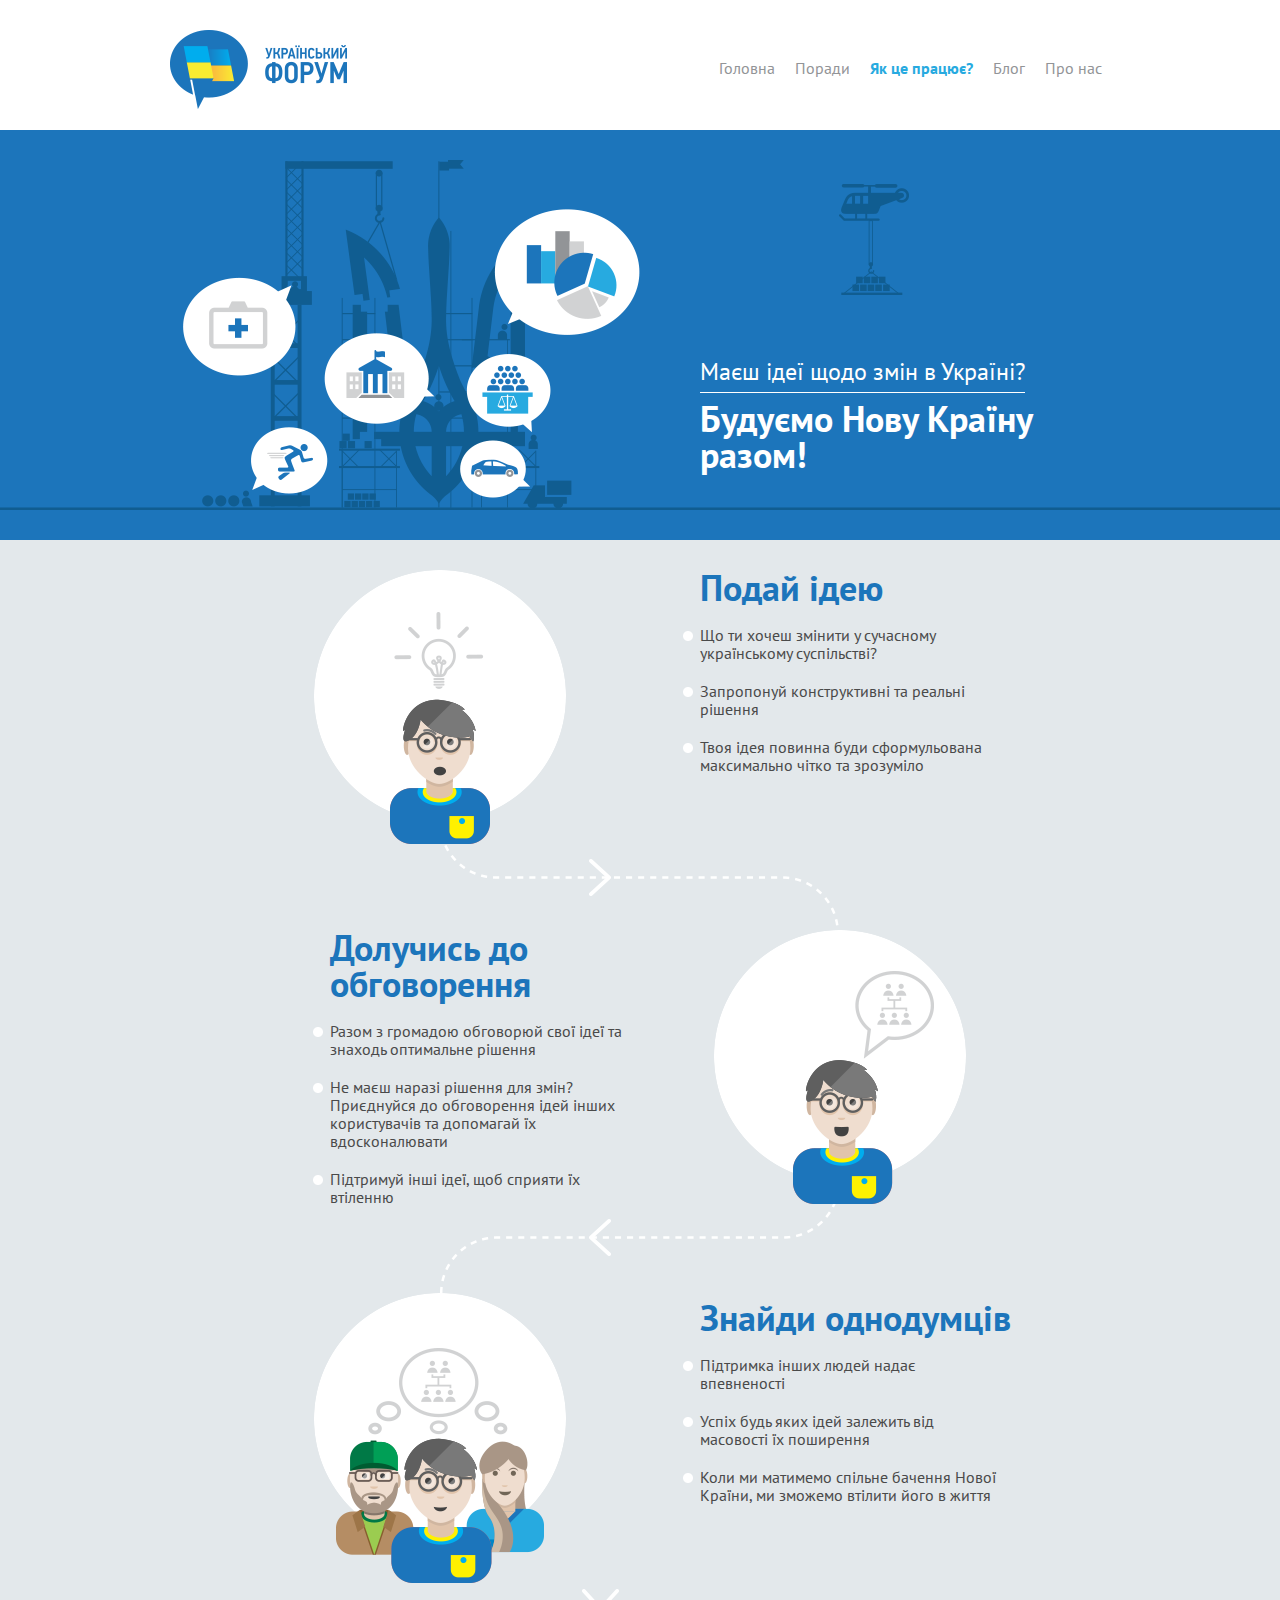
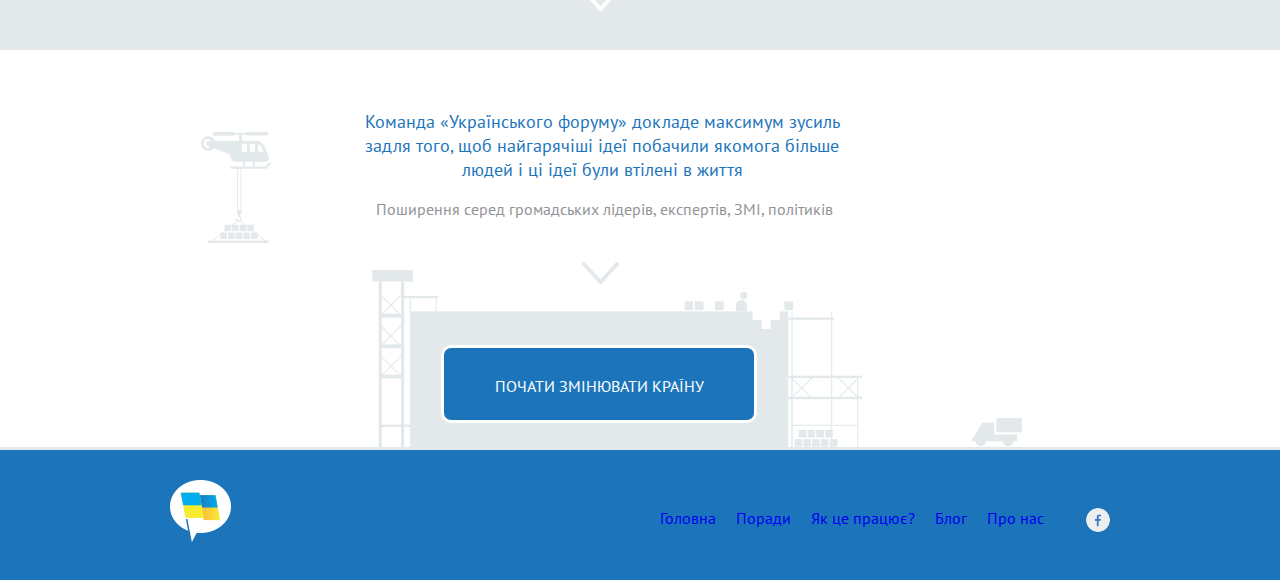
<file: landing/index.html>
<!DOCTYPE html>
<html>
<head>
	<title></title>
	<meta charset="utf-8">
	<link rel="stylesheet" type="text/css" href="css/reset.css">
	<link rel="stylesheet" type="text/css" href="css/main.css">
	<link rel="icon" type="image/png" href="img/logo_32.png" />
    <script type="text/javascript">
        function navigateForum() {
            window.location.href = "http://forum." + window.location.host;
        }
    </script>
</head>
<body>
	<header class="main-header">
		<a href="http://buildukraine.com/"><img class="logo" src="img/logo.png"></a>
		<div id="main-menu-wrapper">
			<ul id="main-menu">
                <a href="http://forum.buildukraine.com/"><li>Головна</li></a>
				<a href="http://buildukraine.com/advice"><li>Поради</li></a>
				<a href="http://buildukraine.com/"><li id="active-link" >Як це працює?</li></a>
				<a href="http://blog.buildukraine.com/"><li>Блог</li></a>
				<a href="http://buildukraine.com/about"><li>Про нас</li></a>
			</ul>
			<!-- <ul id="main-menu-social">
				<a href='https://www.facebook.com/buildukraine'><li id="facebook-page"></li></a>
				<a href=''><li id="vkontakte-page"></li></a>
				<a href=''><li id="twitter-page"></li></a>
				<a href=''><li id="odnoklassniki-page"></li></a>
			</ul> -->
		</div>
	</header>
	<div id="banner-wrapper">
		<div id="banner">
			<!-- <div id="element-animation"></div> -->
			<h2>Маєш ідеї щодо змін в Україні?</h2>
			<h1>Будуємо Нову Країну<br>разом!</h1>
		</div>
	</div>
	<div id="story-wrapper">
		<div id="story">
			<ul id="story-1">
				<h3>Подай ідею</h3>
				<li>Що ти хочеш змінити у сучасному українському суспільстві?</li>
				<li>Запропонуй конструктивні та реальні рішення</li>
				<li>Твоя ідея повинна буди сформульована максимально чітко та зрозуміло</li>
			</ul>
			<ul id="story-2">
				<h3>Долучись до<br>обговорення</h3>
				<li>Разом з громадою обговорюй свої ідеї та  знаходь оптимальне рішення</li>
				<li>Не маєш наразі рішення для змін? Приєднуйся до обговорення ідей інших користувачів та допомагай їх вдосконалювати</li>
				<li>Підтримуй інші ідеї, щоб сприяти їх втіленню</li>
			</ul>
			<ul id="story-3">
				<h3>Знайди однодумців</h3>
				<li>Підтримка інших людей надає впевненості</li>
				<li>Успіх будь яких ідей залежить від масовості їх поширення</li>
				<li>Коли ми матимемо спільне бачення Нової Країни, ми зможемо втілити його в життя</li>
			</ul>
		</div>
	</div>
	<div id="start-wrapper">
		<div id="start">
			<span id="message-1">Команда «Українського форуму» докладе максимум зусиль<br>задля того, щоб найгарячіші ідеї побачили якомога більше<br>людей і ці ідеї були втілені в життя</span>
			<span id="message-2">Поширення серед громадських лідерів, експертів, ЗМІ, політиків</span>
			<span id="message-3"><a onclick="navigateForum()" style="cursor:pointer">Почати змінювати країну</a></span>
		</div>
	</div>
	<div id="footer-wrapper">
		<footer id="footer-start">
			<a href="http://buildukraine.com/"><img class="logo" src="img/footer-logo.png"></a>
			<div id="main-menu-wrapper">
				<ul id="main-menu">
					<li><a href="http://forum.buildukraine.com/">Головна</a></li>
					<li><a href="http://buildukraine.com/advice">Поради</a></li>
					<li><a href="http://buildukraine.com/">Як це працює?</a></li>
					<li><a href="http://blog.buildukraine.com/">Блог</a></li>
					<li><a href="http://buildukraine.com/about">Про нас</a></li>
				</ul>
				<ul id="main-menu-social">
					<a href='https://www.facebook.com/buildukraine'><li id="facebook-page"></li></a>
					<!-- <li id="vkontakte-page"></li>
					<li id="twitter-page"></li>
					<li id="odnoklassniki-page"></li> -->
				</ul>
			</div>
		</footer>
	</div>
</body>
</html>
</file>
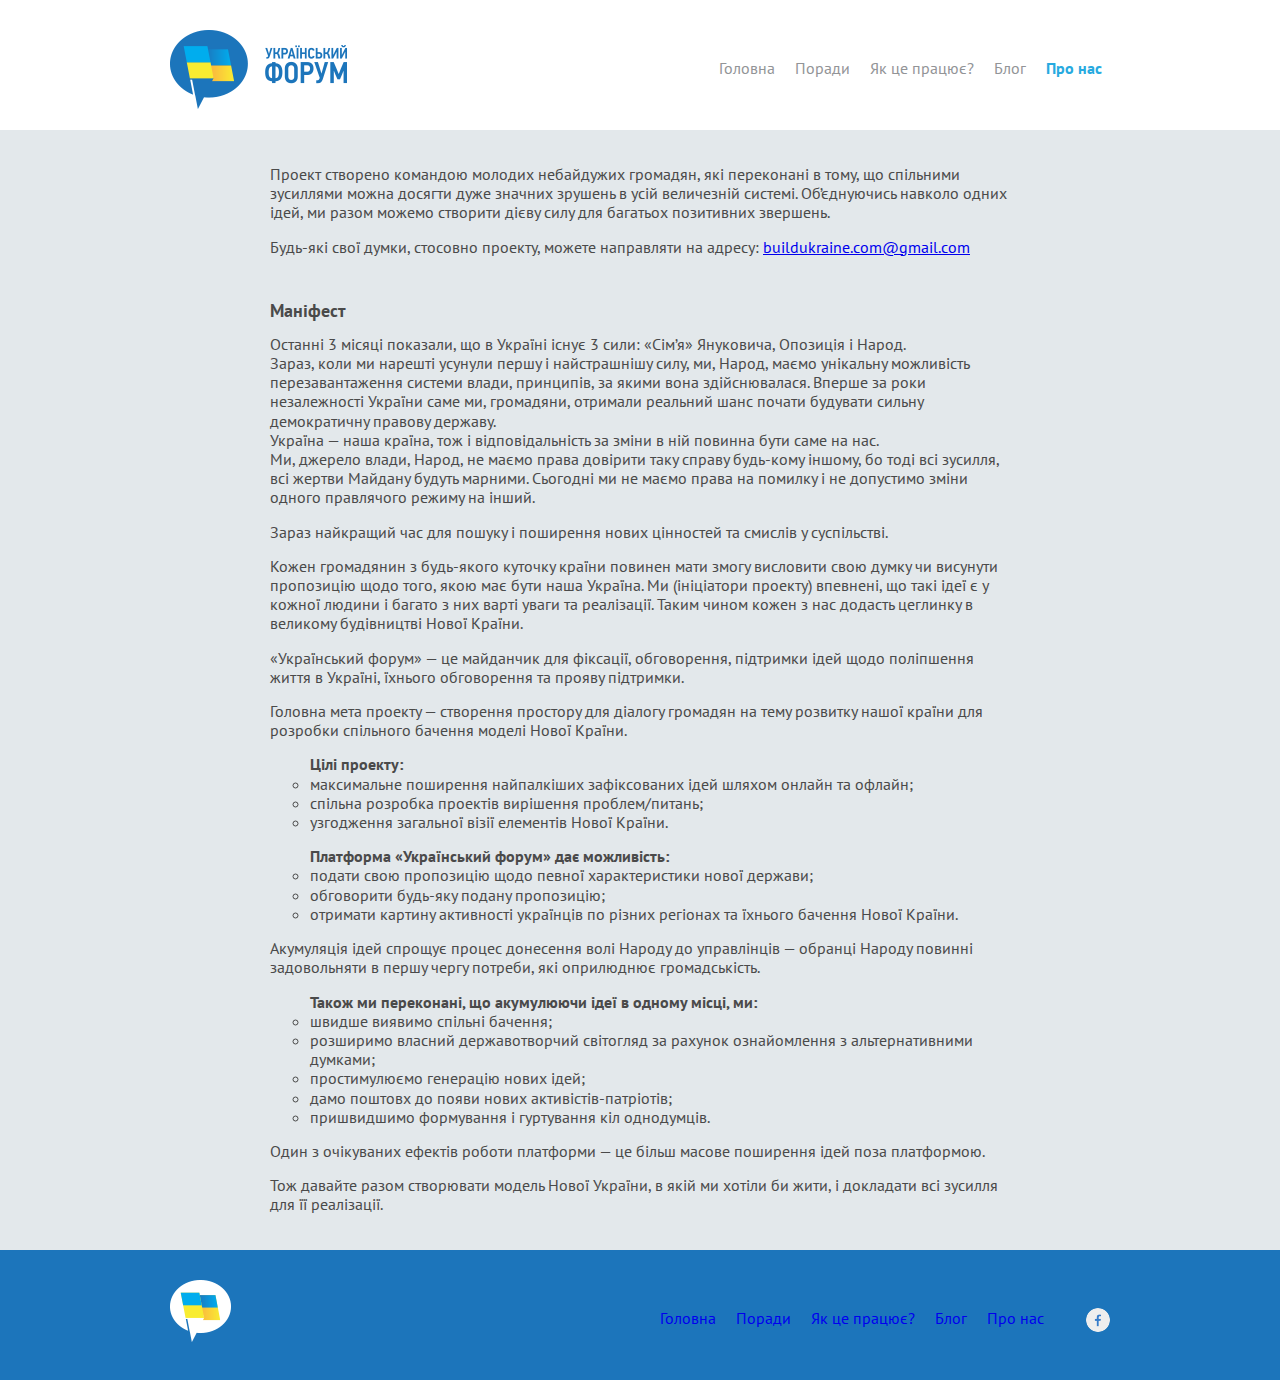
<file: landing/about_us.html>
<!DOCTYPE html>
<html>
<head>
	<title></title>
	<meta charset="utf-8">
	<link rel="stylesheet" type="text/css" href="css/reset.css">
	<link rel="stylesheet" type="text/css" href="css/main.css">
	<link rel="icon" type="image/png" href="img/logo_32.png" />
    <script type="text/javascript">
        function navigateForum() {
            window.location.href = "http://forum." + window.location.host;
        }
    </script>
</head>
<body>
	<header class="main-header">
		<a href="http://buildukraine.com/"><img class="logo" src="img/logo.png"></a>
		<div id="main-menu-wrapper">
			<ul id="main-menu">
                <a href="http://forum.buildukraine.com/"><li>Головна</li></a>
				<a href="http://buildukraine.com/advice"><li>Поради</li></a>
				<a href="http://buildukraine.com/"><li>Як це працює?</li></a>
				<a href="http://blog.buildukraine.com/"><li>Блог</li></a>
				<a href="http://buildukraine.com/about"><li id="active-link">Про нас</li></a>
			</ul>
			<!-- <ul id="main-menu-social">
				<a href='https://www.facebook.com/buildukraine'><li id="facebook-page"></li></a>
				<a href=''><li id="vkontakte-page"></li></a>
				<a href=''><li id="twitter-page"></li></a>
				<a href=''><li id="odnoklassniki-page"></li></a>
			</ul> -->
		</div>
	</header>
	<div id="story-wrapper">
		<div id="about-us-story">
			<p>Проект створено командою молодих небайдужих громадян, які переконані в тому, що спільними зусиллями можна досягти дуже значних зрушень в усій величезній системі. Об’єднуючись навколо одних ідей, ми разом можемо створити дієву силу для багатьох позитивних звершень.</p>
			<p>Будь-які свої думки, стосовно проекту, можете направляти на адресу: <a href="mailto:buildukraine.com@gmail.com">buildukraine.com@gmail.com</a></p>
			<h2>Маніфест</h2>
			<p>Останні 3 місяці показали, що в Україні існує 3 сили: «Сім’я» Януковича, Опозиція і Народ.<br>
			Зараз, коли ми нарешті усунули першу і найстрашнішу силу, ми, Народ, маємо унікальну можливість перезавантаження системи влади, принципів, за якими вона здійснювалася. Вперше за роки незалежності України саме ми, громадяни, отримали реальний шанс почати будувати сильну демократичну правову державу.
			<br>
			Україна — наша країна, тож і відповідальність за зміни в ній повинна бути саме на нас.
			<br>
			Ми, джерело влади, Народ, не маємо права довірити таку справу будь-кому іншому, бо тоді всі зусилля, всі жертви Майдану будуть марними. Сьогодні ми не маємо права на помилку і не допустимо зміни одного правлячого режиму на інший.
			</p>
			<p>Зараз найкращий час для пошуку і поширення нових цінностей та смислів у суспільстві.</p>
			<p>Кожен громадянин з будь-якого куточку країни повинен мати змогу висловити свою думку чи висунути пропозицію щодо того, якою має бути наша Україна. Ми (ініціатори проекту) впевнені, що такі ідеї є у кожної людини і багато з них варті уваги та реалізації. Таким чином кожен з нас додасть цеглинку в великому будівництві Нової Країни.</p>
			<p>«Український форум» — це майданчик для фіксації, обговорення, підтримки ідей щодо поліпшення життя в Україні, їхнього обговорення та прояву підтримки.</p>
			<p>Головна мета проекту — створення простору для діалогу громадян на тему розвитку нашої країни для розробки спільного бачення моделі Нової Країни.</p>
			<ul>
				<h4>Цілі проекту:</h4>
				<li>максимальне поширення найпалкіших зафіксованих ідей шляхом онлайн та офлайн;</li>
				<li>спільна розробка проектів вирішення проблем/питань;</li>
				<li>узгодження загальної візії елементів Нової Країни.</li>
			</ul>
			<ul>
				<h4>Платформа «Український форум» дає можливість:</h4>
				<li>подати свою пропозицію щодо певної характеристики нової держави;</li>
				<li>обговорити будь-яку подану пропозицію;</li>
				<li>отримати картину активності українців по різних регіонах та їхнього бачення Нової Країни.</li>
			</ul>
			<p>Акумуляція ідей спрощує процес донесення волі Народу до управлінців — обранці Народу повинні задовольняти в першу чергу потреби, які оприлюднює громадськість.</p>
			<ul>
				<h4>Також ми переконані, що акумулюючи ідеї в одному місці, ми:</h4>
				<li>швидше виявимо спільні бачення;</li>
				<li>розширимо власний державотворчий світогляд за рахунок ознайомлення з альтернативними думками;</li>
				<li>простимулюємо генерацію нових ідей;</li>
				<li>дамо поштовх до появи нових активістів-патріотів;</li>
				<li>пришвидшимо формування і гуртування кіл однодумців.</li>
			</ul>
			<p>Один з очікуваних ефектів роботи платформи — це більш масове поширення ідей поза платформою.</p>
			<p>Тож давайте разом створювати модель Нової України, в якій ми хотіли би жити, і докладати всі зусилля для її реалізації.</p>
		</div>
	</div>
	<div id="footer-wrapper">
		<footer id="footer-start">
			<a href="http://buildukraine.com/"><img class="logo" src="img/footer-logo.png"></a>
			<div id="main-menu-wrapper">
				<ul id="main-menu">
					<li><a href="http://forum.buildukraine.com/">Головна</a></li>
					<li><a href="http://buildukraine.com/advice">Поради</a></li>
					<li><a href="http://buildukraine.com/">Як це працює?</a></li>
					<li><a href="http://blog.buildukraine.com/">Блог</a></li>
					<li><a href="http://buildukraine.com/about">Про нас</a></li>
				</ul>
				<ul id="main-menu-social">
					<a href='https://www.facebook.com/buildukraine'><li id="facebook-page"></li></a>
					<!-- <li id="vkontakte-page"></li>
					<li id="twitter-page"></li>
					<li id="odnoklassniki-page"></li> -->
				</ul>
			</div>
		</footer>
	</div>
</body>
</html>
</file>
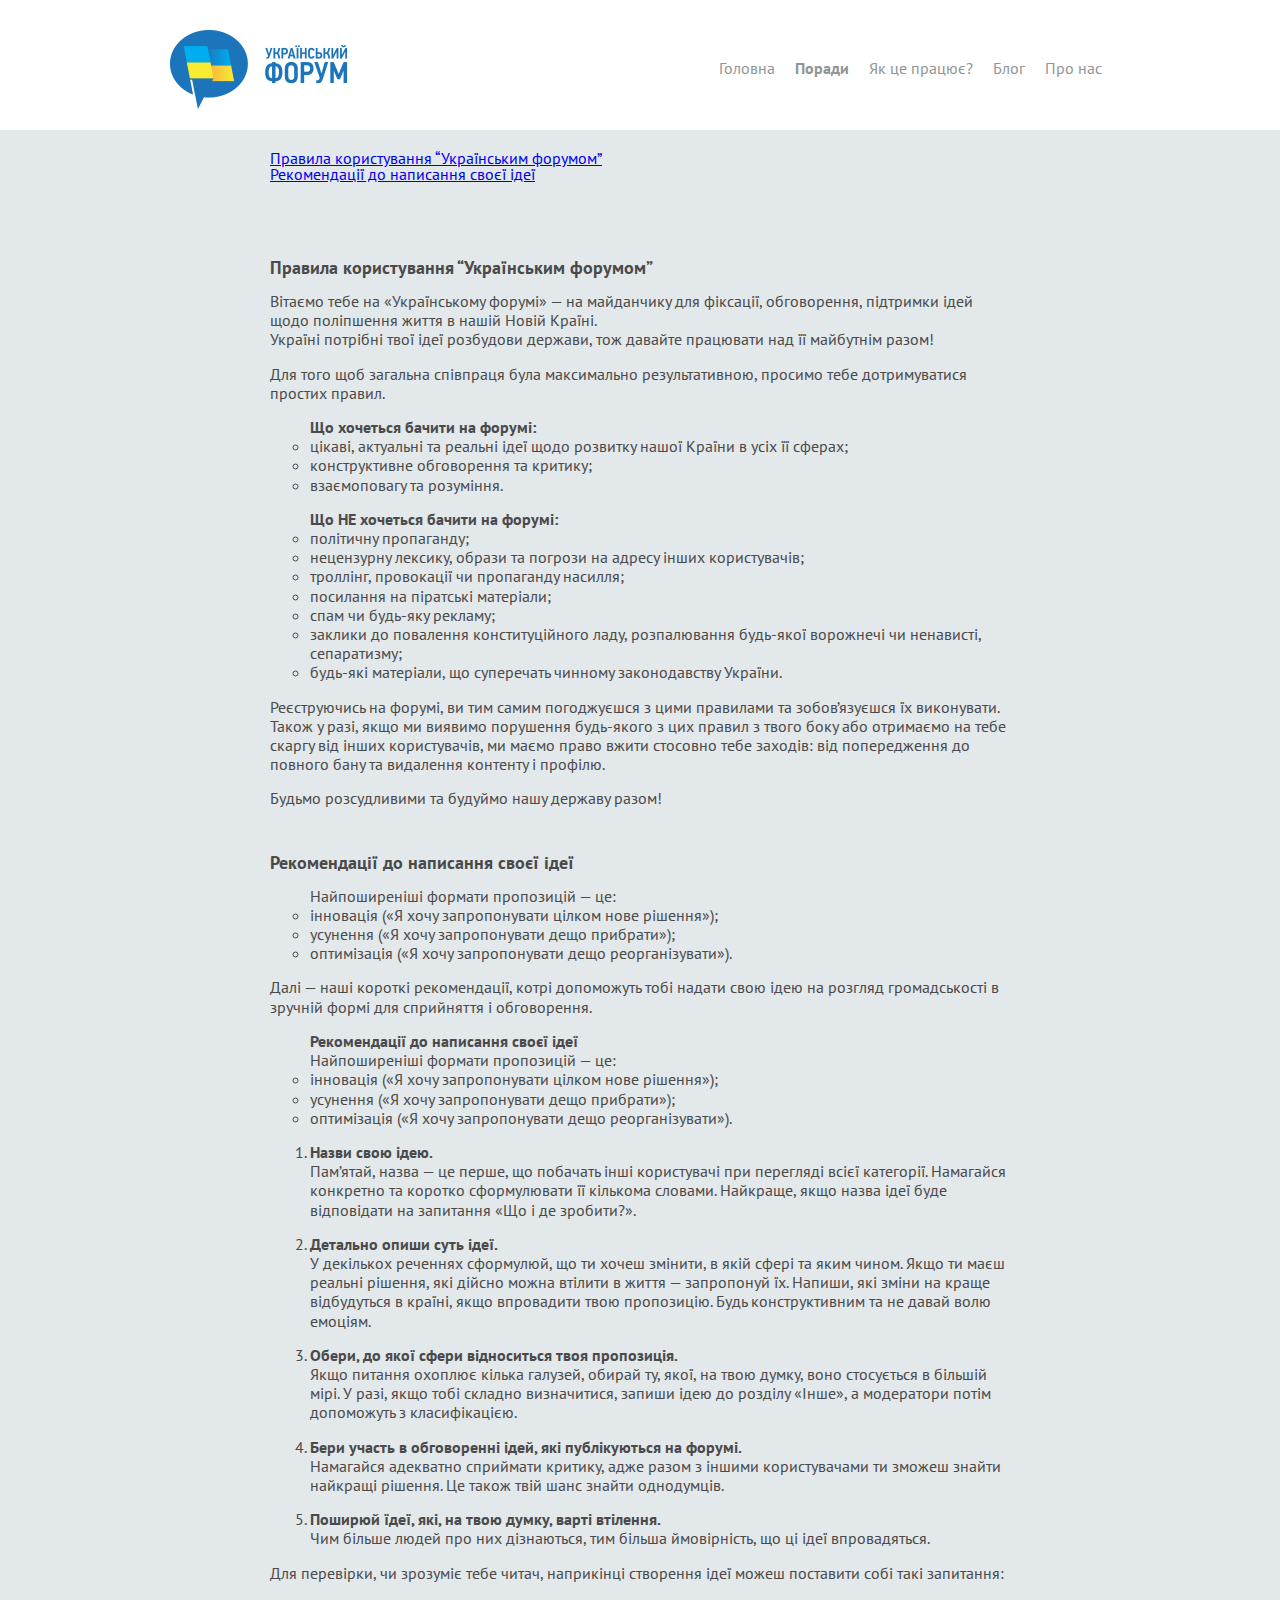
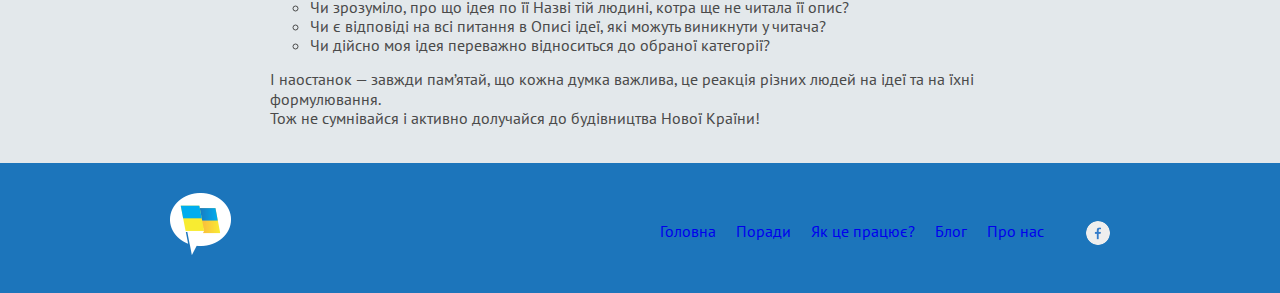
<file: landing/advice.html>
<!DOCTYPE html>
<html>
<head>
	<title></title>
	<meta charset="utf-8">
	<link rel="stylesheet" type="text/css" href="css/reset.css">
	<link rel="stylesheet" type="text/css" href="css/main.css">
	<link rel="icon" type="image/png" href="img/logo_32.png" />
    <script type="text/javascript">
        function navigateForum() {
            window.location.href = "http://forum." + window.location.host;
        }
    </script>
</head>
<body>
	<header class="main-header">
		<a href="http://buildukraine.com/"><img class="logo" src="img/logo.png"></a>
		<div id="main-menu-wrapper">
			<ul id="main-menu">
                <a href="http://forum.buildukraine.com/"><li>Головна</li></a>
				<a href="http://buildukraine.com/advice" id="active-link"><li>Поради</li></a>
				<a href="http://buildukraine.com/"><li>Як це працює?</li></a>
				<a href="http://blog.buildukraine.com/"><li>Блог</li></a>
				<a href="http://buildukraine.com/about"><li>Про нас</li></a>
			</ul>
			<!-- <ul id="main-menu-social">
				<a href='https://www.facebook.com/buildukraine'><li id="facebook-page"></li></a>
				<a href=''><li id="vkontakte-page"></li></a>
				<a href=''><li id="twitter-page"></li></a>
				<a href=''><li id="odnoklassniki-page"></li></a>
			</ul> -->
		</div>
	</header>
	<div id="story-wrapper">
		<div id="about-us-story">
<a href="#rulles">Правила користування “Українським форумом”</a><br>
<a href="#recomendations">Рекомендації до написання своєї ідеї</a><br><br><br>

<h2 id="rulles">Правила користування “Українським форумом”</h2>
<p>Вітаємо тебе на «Українському форумі» — на майданчику для фіксації, обговорення, підтримки ідей щодо поліпшення життя в нашій Новій Країні.<br>
Україні потрібні твої ідеї розбудови держави, тож давайте працювати над її майбутнім разом!</p>
<p>Для того щоб загальна співпраця була максимально результативною, просимо тебе дотримуватися простих правил.</p>
<ul>
	<h4>Що хочеться бачити на форумі:</h4>
	<li>цікаві, актуальні та реальні ідеї щодо розвитку нашої Країни в усіх її сферах;</li>
	<li>конструктивне обговорення та критику;</li>
	<li>взаємоповагу та розуміння.</li>
</ul>
<ul>
	<h4>Що НЕ хочеться бачити на форумі:</h4>
	<li>політичну пропаганду;</li>
	<li>нецензурну лексику, образи та погрози на адресу інших користувачів;</li>
	<li>троллінг, провокації чи пропаганду насилля;</li>
	<li>посилання на піратські матеріали;</li>
	<li>спам чи будь-яку рекламу;</li>
	<li>заклики до повалення конституційного ладу, розпалювання будь-якої ворожнечі чи ненависті, сепаратизму;</li>
	<li>будь-які матеріали, що суперечать чинному законодавству України.</li>
</ul>
<p>Реєструючись на форумі, ви тим самим погоджуєшся з цими правилами та зобов’язуєшся їх виконувати.<br>
Також у разі, якщо ми виявимо порушення будь-якого з цих правил з твого боку або отримаємо на тебе скаргу від інших користувачів, ми маємо право вжити стосовно тебе заходів: від попередження до повного бану та видалення контенту і профілю.</p>
<p>Будьмо розсудливими та будуймо нашу державу разом!</p>

<h2 id="recomendations">Рекомендації до написання своєї ідеї</h2>
<ul>
	<span>	Найпоширеніші формати пропозицій — це:</span>
	<li>інновація («Я хочу запропонувати цілком нове рішення»);</li>
	<li>усунення («Я хочу запропонувати дещо прибрати»);</li>
	<li>оптимізація («Я хочу запропонувати дещо реорганізувати»).</li>
</ul>
<p>Далі — наші короткі рекомендації, котрі допоможуть тобі надати свою ідею на розгляд громадськості в зручній формі для сприйняття і обговорення.</p>
<ul>
	<h4>Рекомендації до написання своєї ідеї</h4>
	<span>	Найпоширеніші формати пропозицій — це:</span>
	<li>інновація («Я хочу запропонувати цілком нове рішення»);</li>
	<li>усунення («Я хочу запропонувати дещо прибрати»);</li>
	<li>оптимізація («Я хочу запропонувати дещо реорганізувати»).</li>
</ul>
<ol>
	<li>
		<h4>Назви свою ідею.</h4>
		<span>Пам’ятай, назва — це перше, що побачать інші користувачі при перегляді всієї категорії. Намагайся конкретно та коротко сформулювати її кількома словами. Найкраще, якщо назва ідеї буде відповідати на запитання «Що і де зробити?».</span>
	</li>
	<li>
		<h4>Детально опиши суть ідеї.</h4>
		<span>У декількох реченнях сформулюй, що ти хочеш змінити, в якій сфері та яким чином. Якщо ти маєш реальні рішення, які дійсно можна втілити в життя — запропонуй їх. Напиши, які зміни на краще відбудуться в країні, якщо впровадити твою пропозицію. Будь конструктивним та не давай волю емоціям.</span>
	</li>
	<li>
		<h4>Обери, до якої сфери відноситься твоя пропозиція.</h4>
		<span>Якщо питання охоплює кілька галузей, обирай ту, якої, на твою думку, воно стосується в більшій мірі. У разі, якщо тобі складно визначитися, запиши ідею до розділу «Інше», а модератори потім допоможуть з класифікацією.</span>
	</li>
	<li>
		<h4>Бери участь в обговоренні ідей, які публікуються на форумі.</h4>
		<span>Намагайся адекватно сприймати критику, адже разом з іншими користувачами ти зможеш знайти найкращі рішення. Це також твій шанс знайти однодумців.</span>
	</li>
	<li>
		<h4>Поширюй їдеї, які, на твою думку, варті втілення.</h4>
		<span>Чим більше людей про них дізнаються, тим більша ймовірність, що ці ідеї впровадяться.</span>
	</li>
</ol>
<p>Для перевірки, чи зрозуміє тебе читач, наприкінці створення ідеї можеш поставити собі такі запитання:</p>
<ul>
	<li>Чи зрозуміло, про що ідея по її Назві тій людині, котра ще не читала її опис?</li>
	<li>Чи є відповіді на всі питання в Описі ідеї, які можуть виникнути у читача?</li>
	<li>Чи дійсно моя ідея переважно відноситься до обраної категорії?</li>
</ul>
<p>І наостанок — завжди пам’ятай, що кожна думка важлива, це реакція різних людей на ідеї та на їхні формулювання.<br>
Тож не сумнівайся і активно долучайся до будівництва Нової Країни!</p>

		</div>
	</div>
	<div id="footer-wrapper">
		<footer id="footer-start">
			<a href="http://buildukraine.com/"><img class="logo" src="img/footer-logo.png"></a>
			<div id="main-menu-wrapper">
				<ul id="main-menu">
					<li><a href="http://forum.buildukraine.com/">Головна</a></li>
					<li><a href="http://buildukraine.com/advice">Поради</a></li>
					<li><a href="http://buildukraine.com/">Як це працює?</a></li>
					<li><a href="http://blog.buildukraine.com/">Блог</a></li>
					<li><a href="http://buildukraine.com/about">Про нас</a></li>
				</ul>
				<ul id="main-menu-social">
					<a href='https://www.facebook.com/buildukraine'><li id="facebook-page"></li></a>
					<!-- <li id="vkontakte-page"></li>
					<li id="twitter-page"></li>
					<li id="odnoklassniki-page"></li> -->
				</ul>
			</div>
		</footer>
	</div>
</body>
</html>
</file>
<file: landing/css/main.css>
@import url(http://fonts.googleapis.com/css?family=PT+Sans:400,700&subset=latin,cyrillic);

header {
	height: 130px;
	margin: 0px auto;
	width: 940px;
}

.logo {
	padding-top: 30px;
}

.logo:hover {
	opacity: .8;
}

#main-menu-wrapper {
	display: inline-block;
	float: right;
}

#main-menu {
	display: inline-block;
}

#main-menu li {
	padding: 60px 8px 6px 8px;
	color: #929497;
	display: inline-block;
	font-family: 'PT Sans', sans-serif;
}

#main-menu li:hover{
	text-decoration: none;
	border-bottom: 1px #27aae0 solid;
}

#main-menu li a{
	text-decoration: none;
}

#main-menu li a:active{
	color: #929497;
	text-decoration: none;
}

#main-menu li a:visited{
	color: #929497;
	text-decoration: none;
}

#active-link {
	font-weight: bolder;
	color: #27aae0 !important;
}

#main-menu-social {
	position: relative;
	top: 8px;
	padding: 0 0 0 30px;
	display: inline-block;
}

#main-menu-social a{
	display: inline-block;
	width: 24px;
	height: 24px;
	background: url("../img/header-icon-bg.png");
}

#main-menu-social a:hover{
	display: inline-block;
	width: 24px;
	height: 24px;
	background: url("../img/header-icon-bg-hover.png");
}

#facebook-page {
	display: inline-block;
	width: 24px;
	height: 24px;
	background: url("../img/header-icon-facebook.png");
}

#vkontakte-page {
	display: inline-block;
	width: 24px;
	height: 24px;
	background: url("../img/header-icon-vkontakte.png");
}

#twitter-page {
	display: inline-block;
	width: 24px;
	height: 24px;
	background: url("../img/header-icon-twitter.png");
}

#odnoklassniki-page {
	display: inline-block;
	width: 24px;
	height: 24px;
	background: url("../img/header-icon-odnoklassniki.png");
}

/*--*/
#banner-wrapper {
	background-color: #1c75bb;
	background: url("../img/banner-main-bg.png");

}

#banner {
	height: 410px;
	margin: 0px auto;
	width: 940px;
	background: url('../img/banner-bg.png');
	background-color: #1c75bb;
}

#banner h2 {
	position: relative;
	top: 230px;
	left: 530px;
	padding: 60px 8px 6px 8px;
	color: white;
	display: inline-block;
	font-family: 'PT Sans', sans-serif;
	font-size: 24px;
	border-bottom: 1px white solid;
	font-weight: normal;
	padding: 0 0 8px 0;
}

#banner h1 {
	position: relative;
	top: 230px;
	left: 530px;
	width: 400px;
	padding: 60px 8px 6px 8px;
	color: white;
	font-family: 'PT Sans', sans-serif;
	font-size: 36px;
	padding: 8px 0 0 0;
}

/*--Stories--*/

#story-wrapper {
	background-color: #e3e8eb;
}

#story {
	height: 1110px;
	margin: 0px auto;
	width: 940px;
	background: url('../img/story-bg.png');
	background-color: #e3e8eb;
	position: relative;
}

#about-us-story {
	padding: 20px;
	margin: 0px auto;
	width: 740px;
	/*background: url('../img/story-bg.png');*/
	background-color: #e3e8eb;
	position: relative;
	/*text-indent: 1em;*/
	color: #4a4a4a;
	font-family: 'PT Sans', sans-serif;
	font-size: 16px;
}

#about-us-story p {
	margin-top: 15px;
	margin-bottom: 15px;
	line-height: 1.2em;
}

#about-us-story h2 {
	margin-top: 45px;
	margin-bottom: 15px;
	text-indent: 0;
	font-size: 18px;
}

#about-us-story ul h4, #about-us-story ol h4 {
	margin-top: 15px;
	/*margin-bottom: 5px;*/
	text-indent: 0;
}

#about-us-story ul {
	padding-left: 40px;
	line-height: 1.2em;
	text-indent: 0;
	list-style: circle outside;
}

#about-us-story ol {
	padding-left: 40px;
	line-height: 1.2em;
	text-indent: 0;
	/*list-style: circle outside;*/
}



ul {
	list-style: circle url('../img/list-style-image.png');
}

ul h3 {
	color: #1c75bb;
	font-family: 'PT Sans', sans-serif;
	font-size: 36px;
}

#story-1 {
	position: absolute;
	top: 30px;
	left: 530px;
}

#story-2 {
	position: absolute;
	top: 390px;
	left: 160px;
}

#story-3 {
	position: absolute;
	top: 760px;
	left: 530px;
}

#story-1 li {
	font-family: 'PT Sans', sans-serif;
	color: #4a4a4a;
	margin-top: 20px;
	width: 300px;
	line-height: 18px;
}

#story-2 li {
	font-family: 'PT Sans', sans-serif;
	color: #4a4a4a;
	margin-top: 20px;
	width: 300px;
	line-height: 18px;
}

#story-3 li {
	font-family: 'PT Sans', sans-serif;
	color: #4a4a4a;
	margin-top: 20px;
	width: 300px;
	line-height: 18px;
}

/*------*/

#start-wrapper {
	background-color: white;
	background: url('../img/start-main-bg.png');
}

#start {
	height: 400px;
	margin: 0px auto;
	width: 940px;
	background: url('../img/start-bg.png');
	background-color: white;
	position: relative;
	text-align: center;
}

#message-1 {
	position: relative;
	top: 60px;
	right: 38px;
	font-family: 'PT Sans', sans-serif;
	color: #1c75bb;
	font-size: 18px;
	line-height: 24px;
}

#message-2 {
	display:block;
	position: relative;
	top: 76px;
	right: 36px;
	font-family: 'PT Sans', sans-serif;
	color: #929497;
	font-size: 16px;
	line-height: 23px;
}

#message-3 a{
	display:inline-block;
	position: relative;
	right : 41px;
	top: 200px;
	font-family: 'PT Sans', sans-serif;
	color: #929497;
	font-size: 16px;
	line-height: 23px;
	text-decoration: none;
	color: white;
	width: 310px;
	height: 45px;
	padding-top: 27px;
	vertical-align: center;
	background-color: #1c75bb;
	border-radius: 10px;
	border: solid 3px white;
	text-transform: uppercase;
}

#message-3 a:hover {
		text-decoration: underline;
		background-color: #27aae0;
}

#message-3 a:active {
		text-decoration: underline;
		background-color: #929497;
}



/*------*/

#footer-wrapper {
	background: #1c75bb;
}

#footer-start {
	height: 130px;
	margin: 0px auto;
	width: 940px;
	background: #1c75bb;
}

#logo {
	padding-top: 30px;
}

#footer-start #main-menu-wrapper #main-menu li{
	padding: 60px 8px 6px 8px;
	color: white;
	display: inline-block;
	font-family: 'PT Sans', sans-serif;
}

#footer-start #main-menu-wrapper #main-menu li a:visited{
	color: white;
}

#footer-start #main-menu-wrapper #main-menu li a:active{
	color: white;
}

/*--Animations--*/

/*#element-animation {
	position: absolute;
	background-color: green;
	width: 300px;
	height: 50px;
}

#element-animation {
	position: relative;
	top: 10px;
	left: 10px;
	-webkit-animation: 'movement' 0.3s;
	animation: 'movement' 0.3s;
	-webkit-animation-delay: 1.4s;
	animation-delay: 1.4s;
	-webkit-animation-fill-mode: forwards;
	animation-fill-mode: forwards;
	-webkit-animation-fill-mode: both;
	animation-fill-mode: both;


}

@-webkit-keyframes 'movement' {
  	from {
  		width: 10px;
  		height: 10px;
  		opacity: 0;
  		top: 0px;
  		left: 0px;
  	}

  	to {
  		width: 300px;
		height: 50px;
  		opacity: 1;
  		top: 10px;
  		left: 10px;
  	}
}*/
</file>
